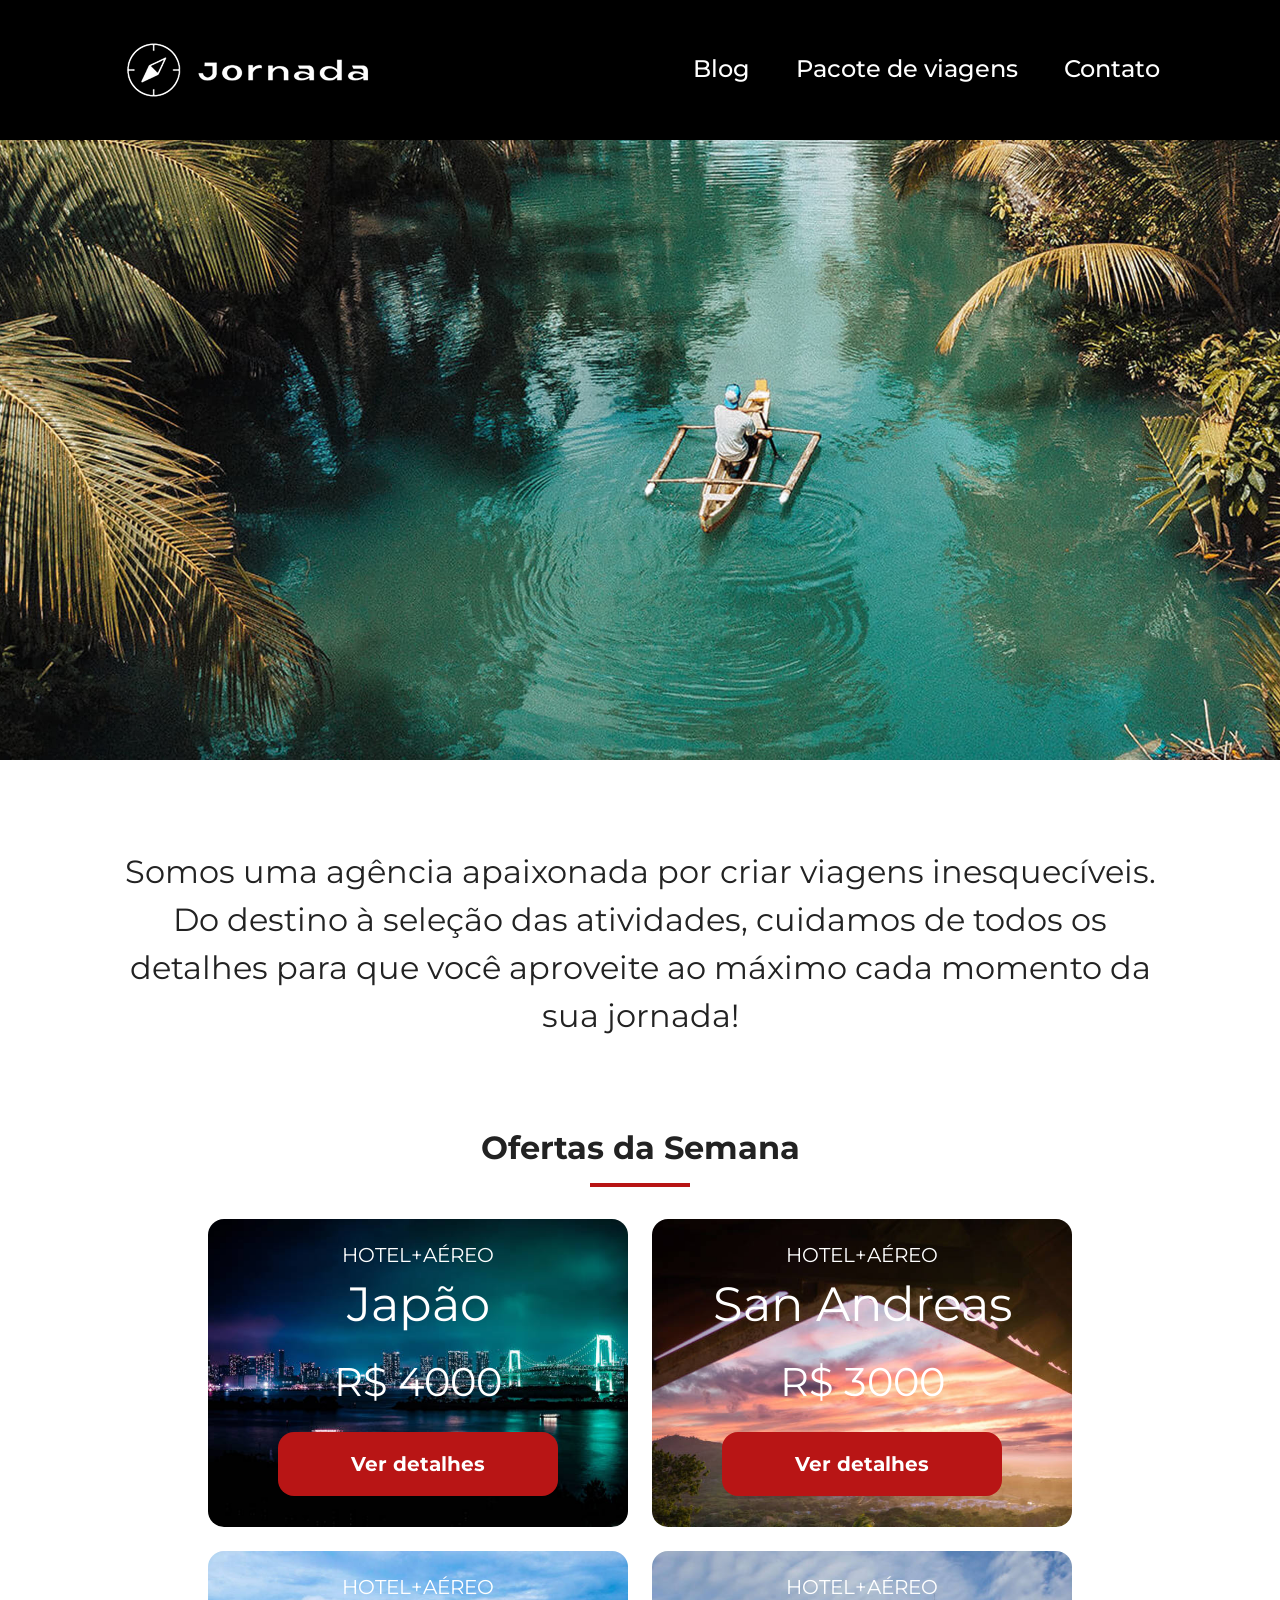
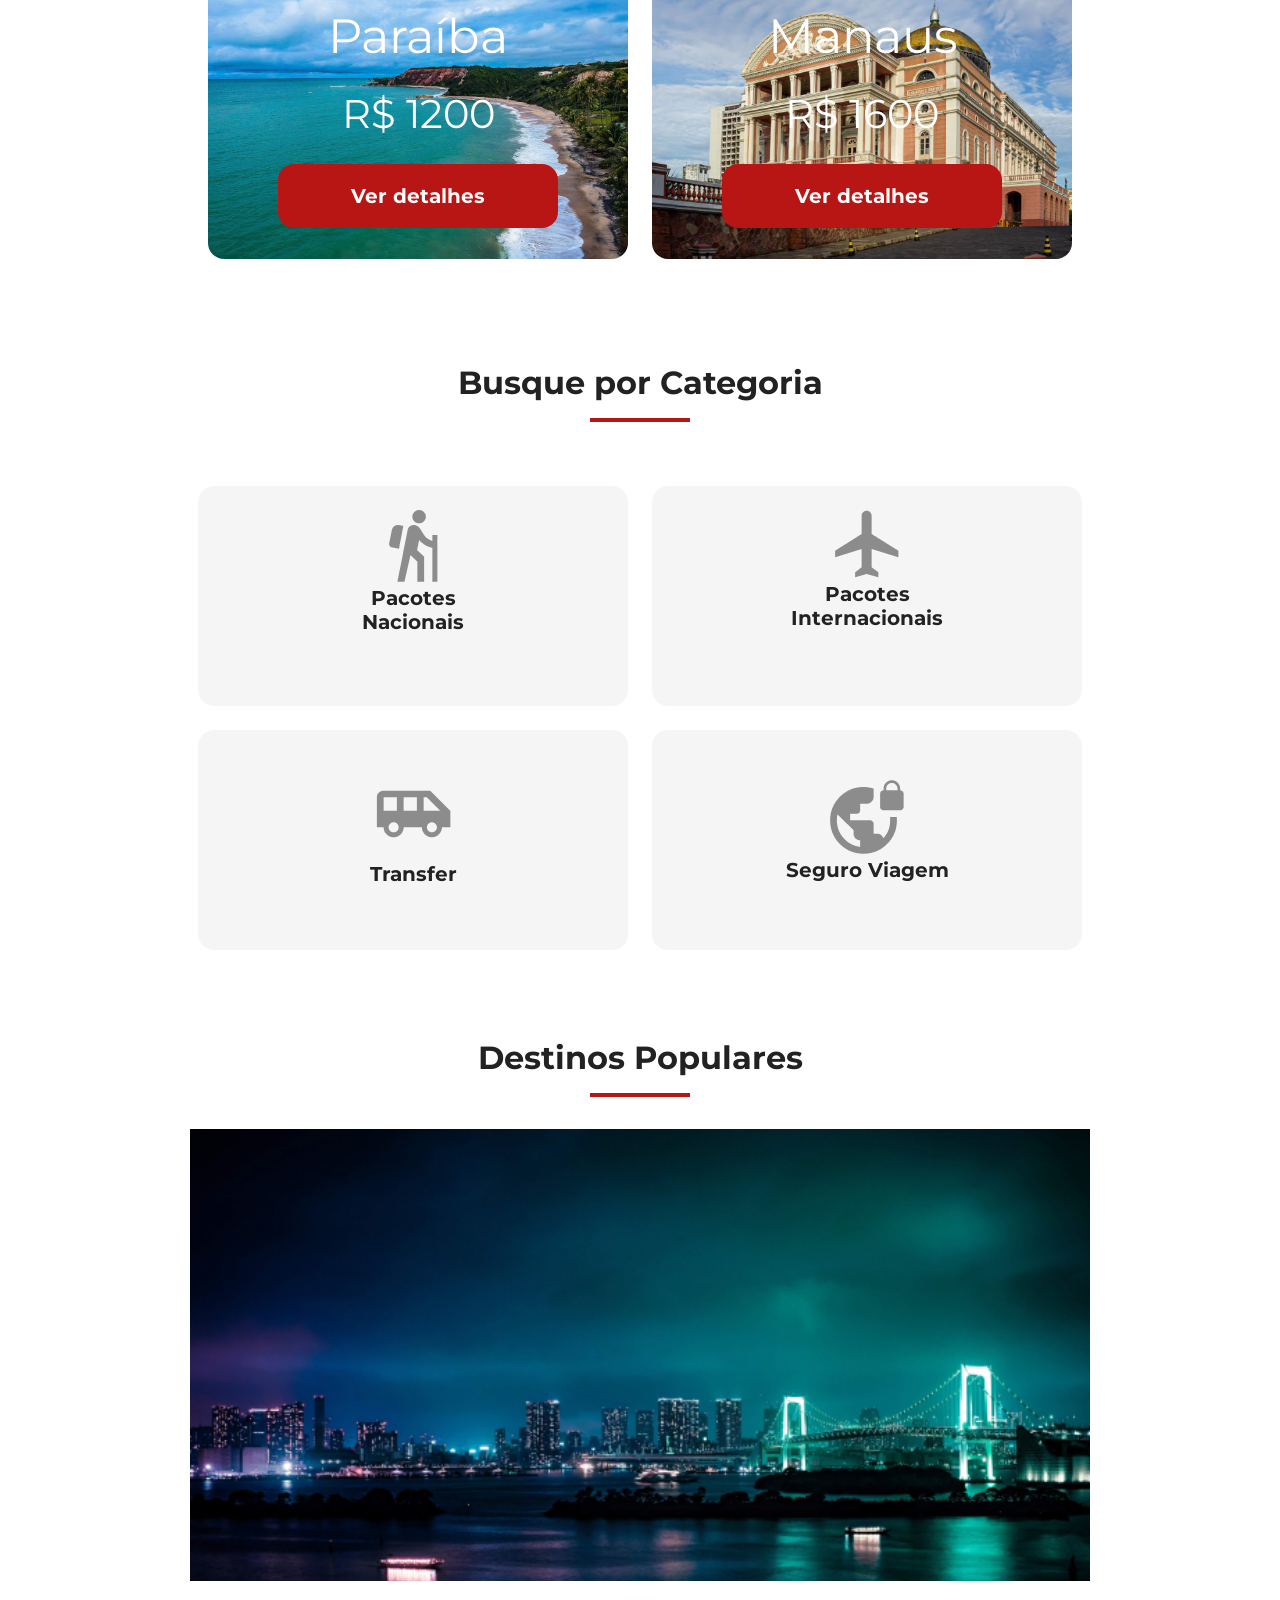
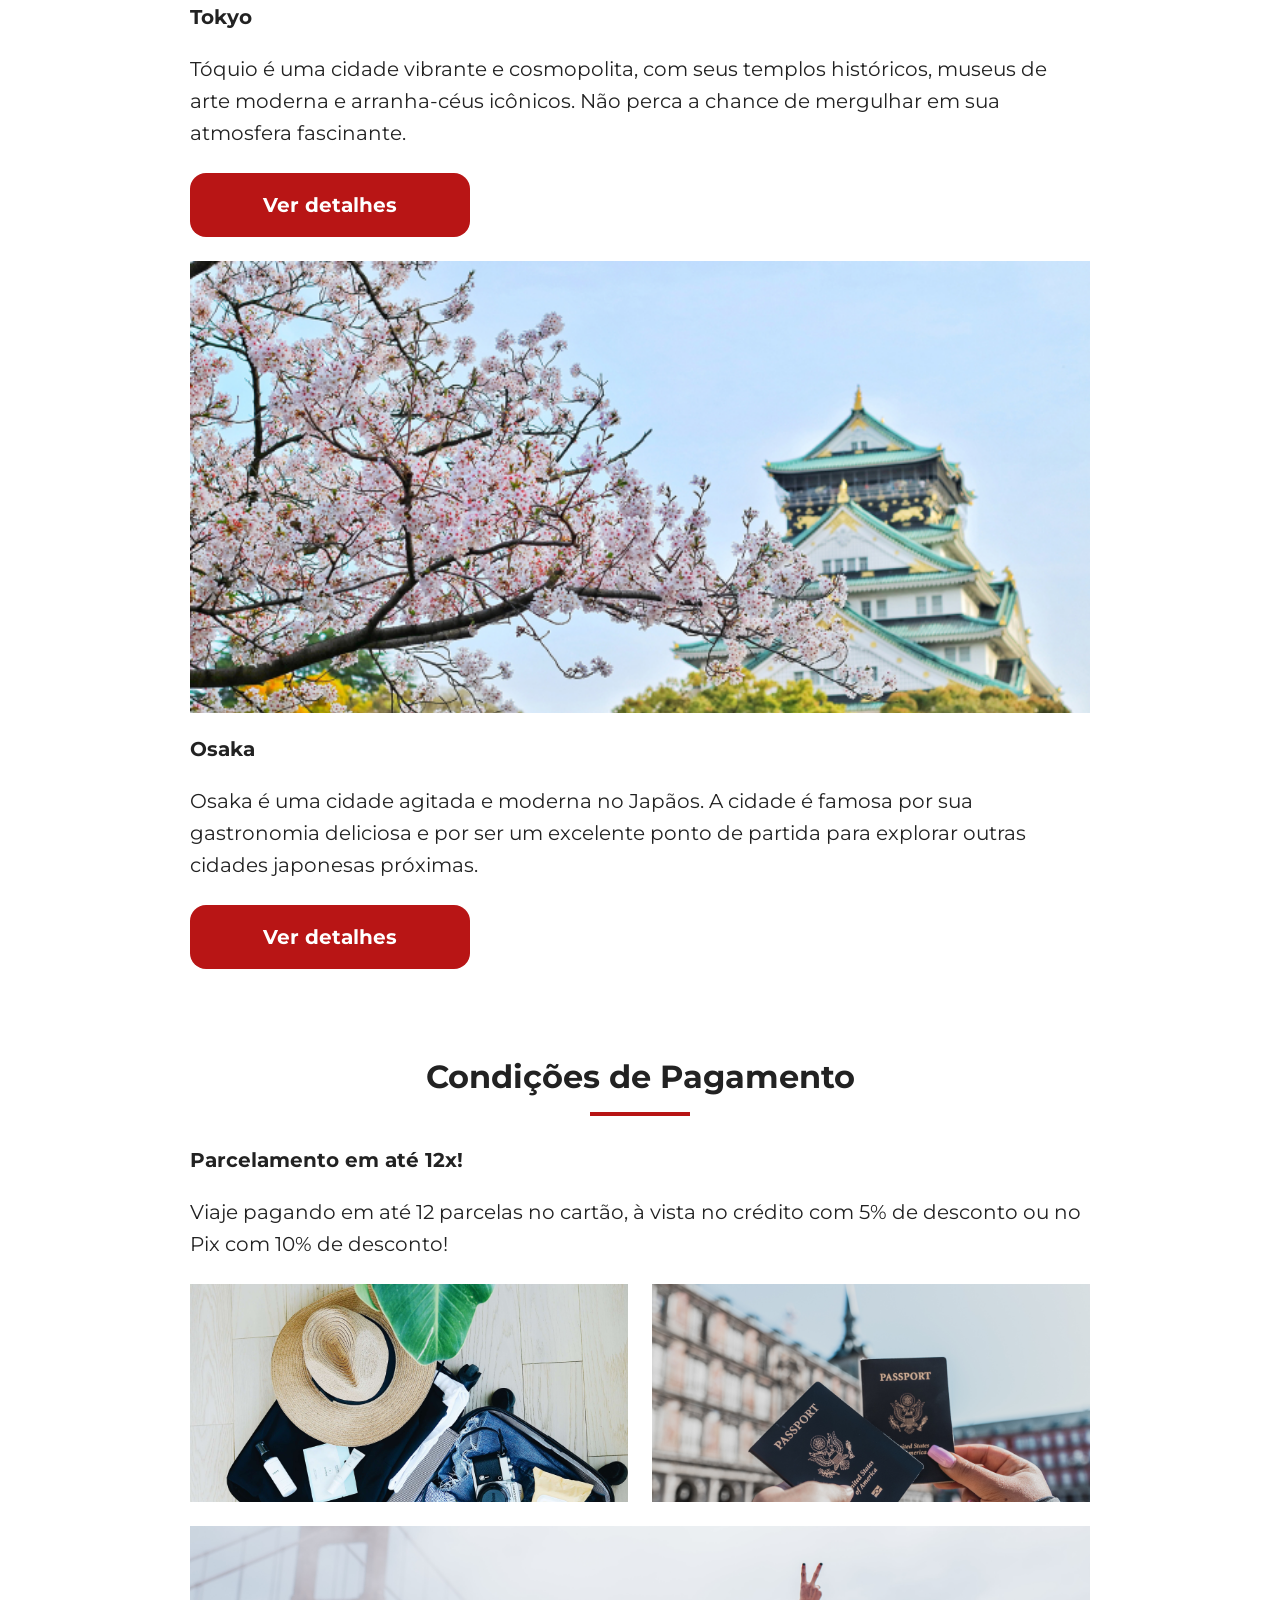
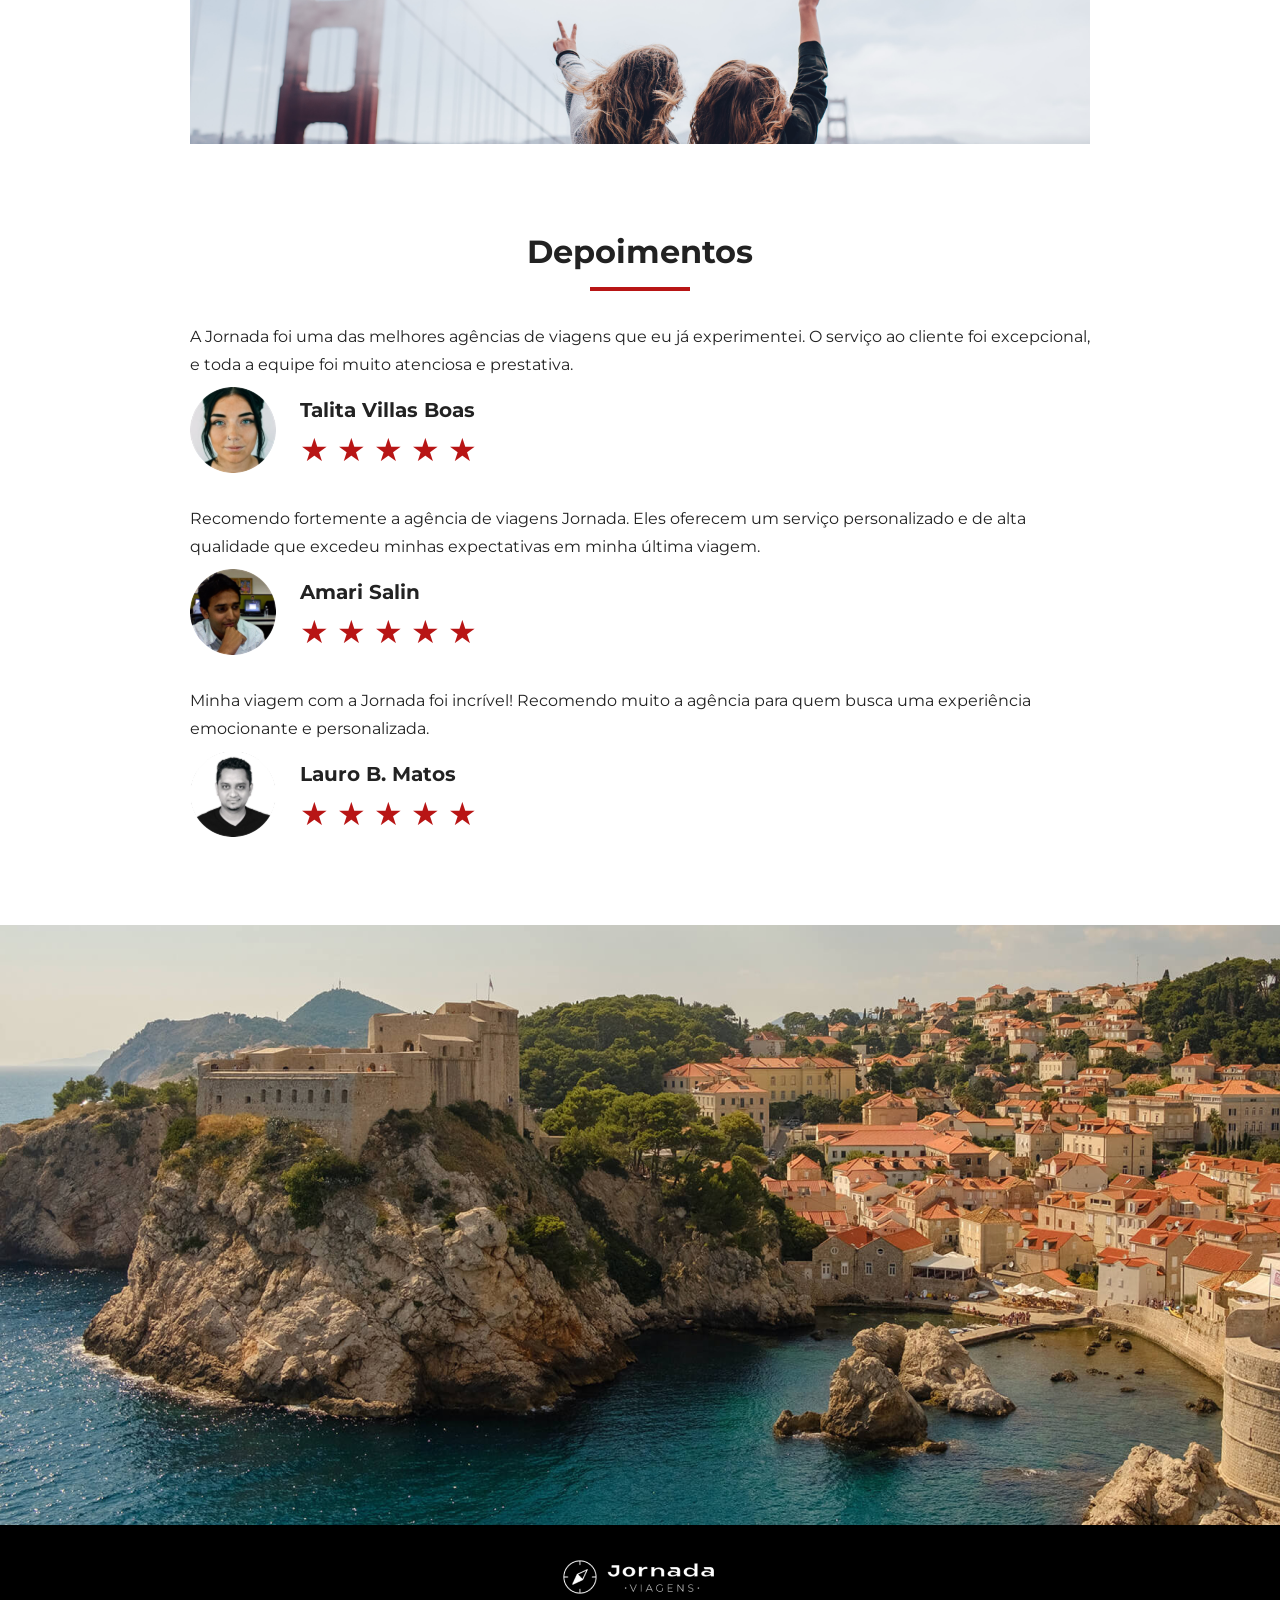
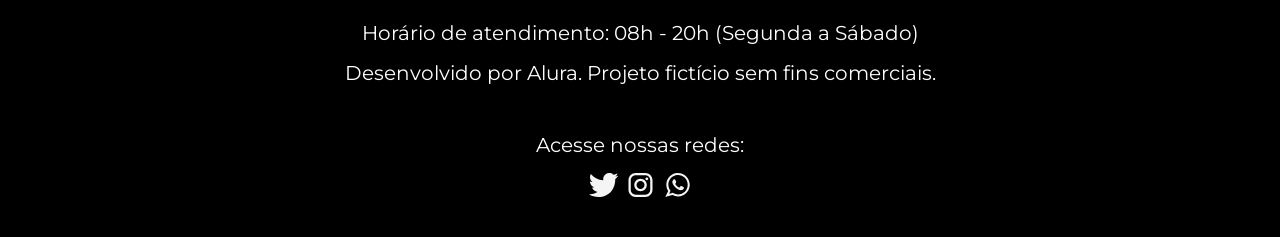
<file: index.html>
<!doctype html>
<html lang="pt-BR">
  <head>
    <meta charset="UTF-8" />
    <meta name="viewport" content="width=device-width, initial-scale=1.0" />
    <meta
      name="description"
      content="Jornada Viagens, uma agência apaixonada por criar viagens inesquecíveis"
    />

    <meta name="og:title" content="Jornada Viagens" />
    <meta
      name="og:description"
      content="Jornada Viagens, uma agência apaixonada por criar viagens inesquecíveis"
    />
    <meta
      name="og:image"
      content="https://viniciusavila1.github.io/jornada-viagens/img/logo-footer.png"
    />
    <meta
      name="og:url"
      content="https://viniciusavila1.github.io/jornada-viagens"
    />
    <meta name="og:type" content="website" />

    <link rel="icon" href="favico.svg" type="image/svg+xml" />
    <link rel="stylesheet" href="./css/style.css" />
    <title>Jornada Viagens</title>
  </head>
  <body>
    <header class="main-header">
      <a href="index.html" class="logo" title="voltar para a página inicial">
        <img
          class="img-mobile"
          src="./img/bussola-jornada-branca.png"
          alt="Bussola do logo Jornada Viagens na cor branca"
        />
        <img
          class="img-desktop"
          src="./img/bussola-texto-jornada-branca.png"
          alt="Logo Jornada Viagens na cor branca"
        />
      </a>
      <div class="navigation-menu">
        <label for="menu">
          <img src="./img/menu.png" alt="menu" />
        </label>
        <input type="checkbox" id="menu" hidden />
        <nav>
          <ul class="list-links">
            <li>
              <a href="blog.html" target="_blank" title="Acessar o blog"
                >Blog</a
              >
            </li>
            <li>
              <a
                href="./pacote-de-viagens.html"
                target="_blank"
                title="Ver pacotes de viagem"
                >Pacote de viagens</a
              >
            </li>
            <li>
              <a href="contato.html" target="_blank" title="Entrar em contato"
                >Contato</a
              >
            </li>
          </ul>
        </nav>
      </div>
    </header>
    <section class="hero">
      <div class="hero-img"></div>
      <h2>
        Somos uma agência apaixonada por criar viagens inesquecíveis. Do destino
        à seleção das atividades, cuidamos de todos os detalhes para que você
        aproveite ao máximo cada momento da sua jornada!
      </h2>
    </section>
    <section class="offers">
      <div class="section-title">
        <h2>Ofertas da Semana</h2>
        <hr />
      </div>
      <div class="offers-cards">
        <article class="card japao">
          <header>
            <p>HOTEL+AÉREO</p>
            <h3>
              Japão <br />
              <span>R$ 4000</span>
            </h3>
          </header>
          <footer>
            <a href="#" class="button">Ver detalhes</a>
          </footer>
        </article>
        <article class="card san-andreas">
          <header>
            <p>HOTEL+AÉREO</p>
            <h3>
              San Andreas <br />
              <span>R$ 3000</span>
            </h3>
          </header>
          <footer>
            <a href="#" class="button">Ver detalhes</a>
          </footer>
        </article>
        <article class="card paraiba">
          <header>
            <p>HOTEL+AÉREO</p>
            <h3>
              Paraíba <br />
              <span>R$ 1200</span>
            </h3>
          </header>
          <footer>
            <a href="#" class="button">Ver detalhes</a>
          </footer>
        </article>
        <article class="card manaus">
          <header>
            <p>HOTEL+AÉREO</p>
            <h3>
              Manaus <br />
              <span>R$ 1600</span>
            </h3>
          </header>
          <footer>
            <a href="#" class="button">Ver detalhes</a>
          </footer>
        </article>
      </div>
    </section>
    <section class="categories">
      <div class="section-title">
        <h2>Busque por Categoria</h2>
        <hr />
      </div>
      <div class="categories-cards">
        <a
          class="card"
          href="#"
          target="_blank"
          title="Busque pela categoria Pacotes Nacionais"
        >
          <img
            src="img/icone-caminhada.png"
            alt="ícone cinza representando uma pessoa fazendo tracking"
          />
          <h3 class="content-title">
            Pacotes <br />
            Nacionais
          </h3>
        </a>

        <a
          class="card"
          href="#"
          target="_blank"
          title="Busque pela categoria Pacotes Internacionais"
        >
          <img
            src="img/icone-aviao.png"
            alt="ícone cinza representando um avião"
          />
          <h3 class="content-title">
            Pacotes <br />
            Internacionais
          </h3>
        </a>
        <a
          class="card single-line transfer"
          href="#"
          target="_blank"
          title="Busque pela categoria Transfer"
        >
          <img
            src="img/icone-onibus.png"
            alt="ícone cinza representando um ônibus"
          />
          <h3 class="content-title">Transfer</h3>
        </a>
        <a
          class="card single-line"
          href="#"
          target="_blank"
          title="Busque pela categoria Seguro Viagem"
        >
          <img
            src="img/icone-planeta.png"
            alt="ícone cinza representando o planeta terra com um cadeado"
          />
          <h3 class="content-title">Seguro Viagem</h3>
        </a>
      </div>
    </section>
    <section class="destinations">
      <div class="section-title">
        <h2>Destinos Populares</h2>
        <hr />
      </div>
      <div class="destination-items">
        <article class="item tokyo">
          <header>
            <div class="img-item"></div>
            <h3 class="content-title">Tokyo</h3>
          </header>
          <p class="content-text">
            Tóquio é uma cidade vibrante e cosmopolita, com seus templos
            históricos, museus de arte moderna e arranha-céus icônicos. Não
            perca a chance de mergulhar em sua atmosfera fascinante.
          </p>
          <footer>
            <a
              href="#"
              class="button"
              target="_blank"
              title="Veja mais detalhes do destino Tokyo"
              >Ver detalhes</a
            >
          </footer>
        </article>
        <article class="item osaka">
          <header>
            <div class="img-item"></div>
            <h3 class="content-title">Osaka</h3>
          </header>
          <p class="content-text">
            Osaka é uma cidade agitada e moderna no Japãos. A cidade é famosa
            por sua gastronomia deliciosa e por ser um excelente ponto de
            partida para explorar outras cidades japonesas próximas.
          </p>
          <footer>
            <a
              href="#"
              class="button"
              target="_blank"
              title="Veja mais detalhes do destino Osaka"
              >Ver detalhes</a
            >
          </footer>
        </article>
      </div>
    </section>
    <section class="payments">
      <div class="section-title">
        <h2>Condições de Pagamento</h2>
        <hr />
      </div>
      <div class="content-container">
        <div class="text-content">
          <h3 class="content-title">Parcelamento em até 12x!</h3>
          <p class="content-text">
            Viaje pagando em até 12 parcelas no cartão, à vista no crédito com
            5% de desconto ou no Pix com 10% de desconto!
          </p>
        </div>
        <div class="image-gallery">
          <div class="image bag"></div>
          <div class="image passport"></div>
          <div class="image people colspan-2"></div>
        </div>
      </div>
    </section>
    <section class="testimonials">
      <div class="section-title">
        <h2>Depoimentos</h2>
        <hr />
      </div>
      <div class="testimonial-container">
        <article>
          <header>
            <p>
              A Jornada foi uma das melhores agências de viagens que eu já
              experimentei. O serviço ao cliente foi excepcional, e toda a
              equipe foi muito atenciosa e prestativa.
            </p>
          </header>
          <footer>
            <img
              src="img/avatar-talita.png"
              alt="imagem de perfil da cliente Talita Villas Boas"
            />
            <div class="profile-content">
              <h3>Talita Villas Boas</h3>
              <div class="rating">
                <span class="star"> ★ </span>
                <span class="star"> ★ </span>
                <span class="star"> ★ </span>
                <span class="star"> ★ </span>
                <span class="star"> ★ </span>
              </div>
            </div>
          </footer>
        </article>
        <article>
          <header>
            <p>
              Recomendo fortemente a agência de viagens Jornada. Eles oferecem
              um serviço personalizado e de alta qualidade que excedeu minhas
              expectativas em minha última viagem.
            </p>
          </header>
          <footer>
            <img
              src="img/avatar-amari.png"
              alt="imagem de perfil do cliente Amari Salin"
            />
            <div class="profile-content">
              <h3>Amari Salin</h3>
              <div class="rating">
                <span class="star"> ★ </span>
                <span class="star"> ★ </span>
                <span class="star"> ★ </span>
                <span class="star"> ★ </span>
                <span class="star"> ★ </span>
              </div>
            </div>
          </footer>
        </article>
        <article>
          <header>
            <p>
              Minha viagem com a Jornada foi incrível! Recomendo muito a agência
              para quem busca uma experiência emocionante e personalizada.
            </p>
          </header>
          <footer>
            <img
              src="img/avatar-lauro.png"
              alt="imagem de perfil do cliente Lauro B. Matos"
            />
            <div class="profile-content">
              <h3>Lauro B. Matos</h3>
              <div class="rating">
                <span class="star"> ★ </span>
                <span class="star"> ★ </span>
                <span class="star"> ★ </span>
                <span class="star"> ★ </span>
                <span class="star"> ★ </span>
              </div>
            </div>
          </footer>
        </article>
      </div>
    </section>
    <section class="bottom-hero">
      <div class="hero-img"></div>
    </section>
    <footer class="main-footer">
      <div class="footer-content">
        <img src="img/logo-footer.png" alt="logo completo Jornada Viagens" />
        <p>Horário de atendimento: 08h - 20h (Segunda a Sábado)</p>
        <p>Desenvolvido por Alura. Projeto fictício sem fins comerciais.</p>
      </div>
      <div class="footer-social">
        <p>Acesse nossas redes:</p>

        <a href="#" target="_blank" title="Acesse o Twitter do Jornada Viagens"
          ><img
            src="img/icone-twitter.svg"
            alt="icone do Twitter na cor branca"
        /></a>

        <a
          href="#"
          target="_blank"
          title="Acesse o Instagram do Jornada Viagens"
          ><img
            src="img/icone-instagram.svg"
            alt="icone do Instagram na cor branca"
        /></a>

        <a href="#" target="_blank" title="Entre em contato através do whatsapp"
          ><img
            src="img/icone-whatsapp.svg"
            alt="icone do whatsapp na cor branca"
        /></a>
      </div>
    </footer>
  </body>
</html>
</file>
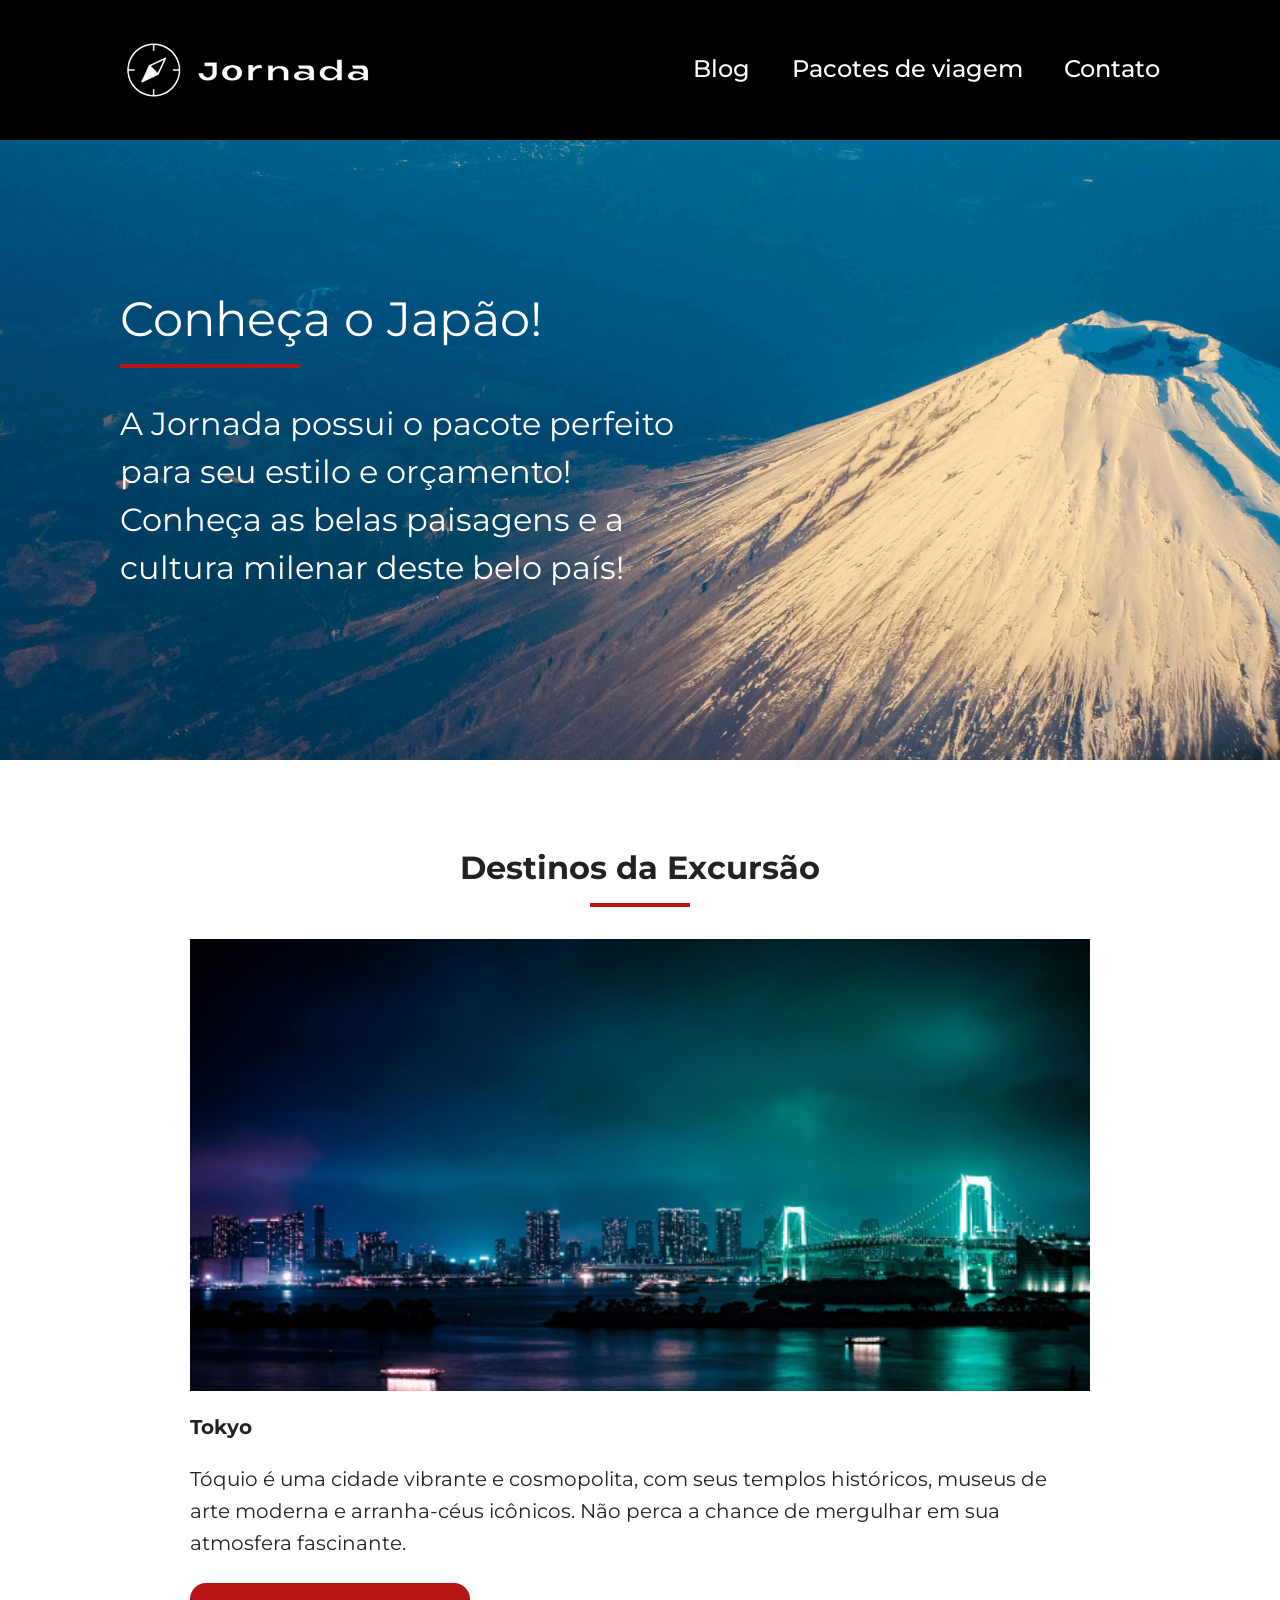
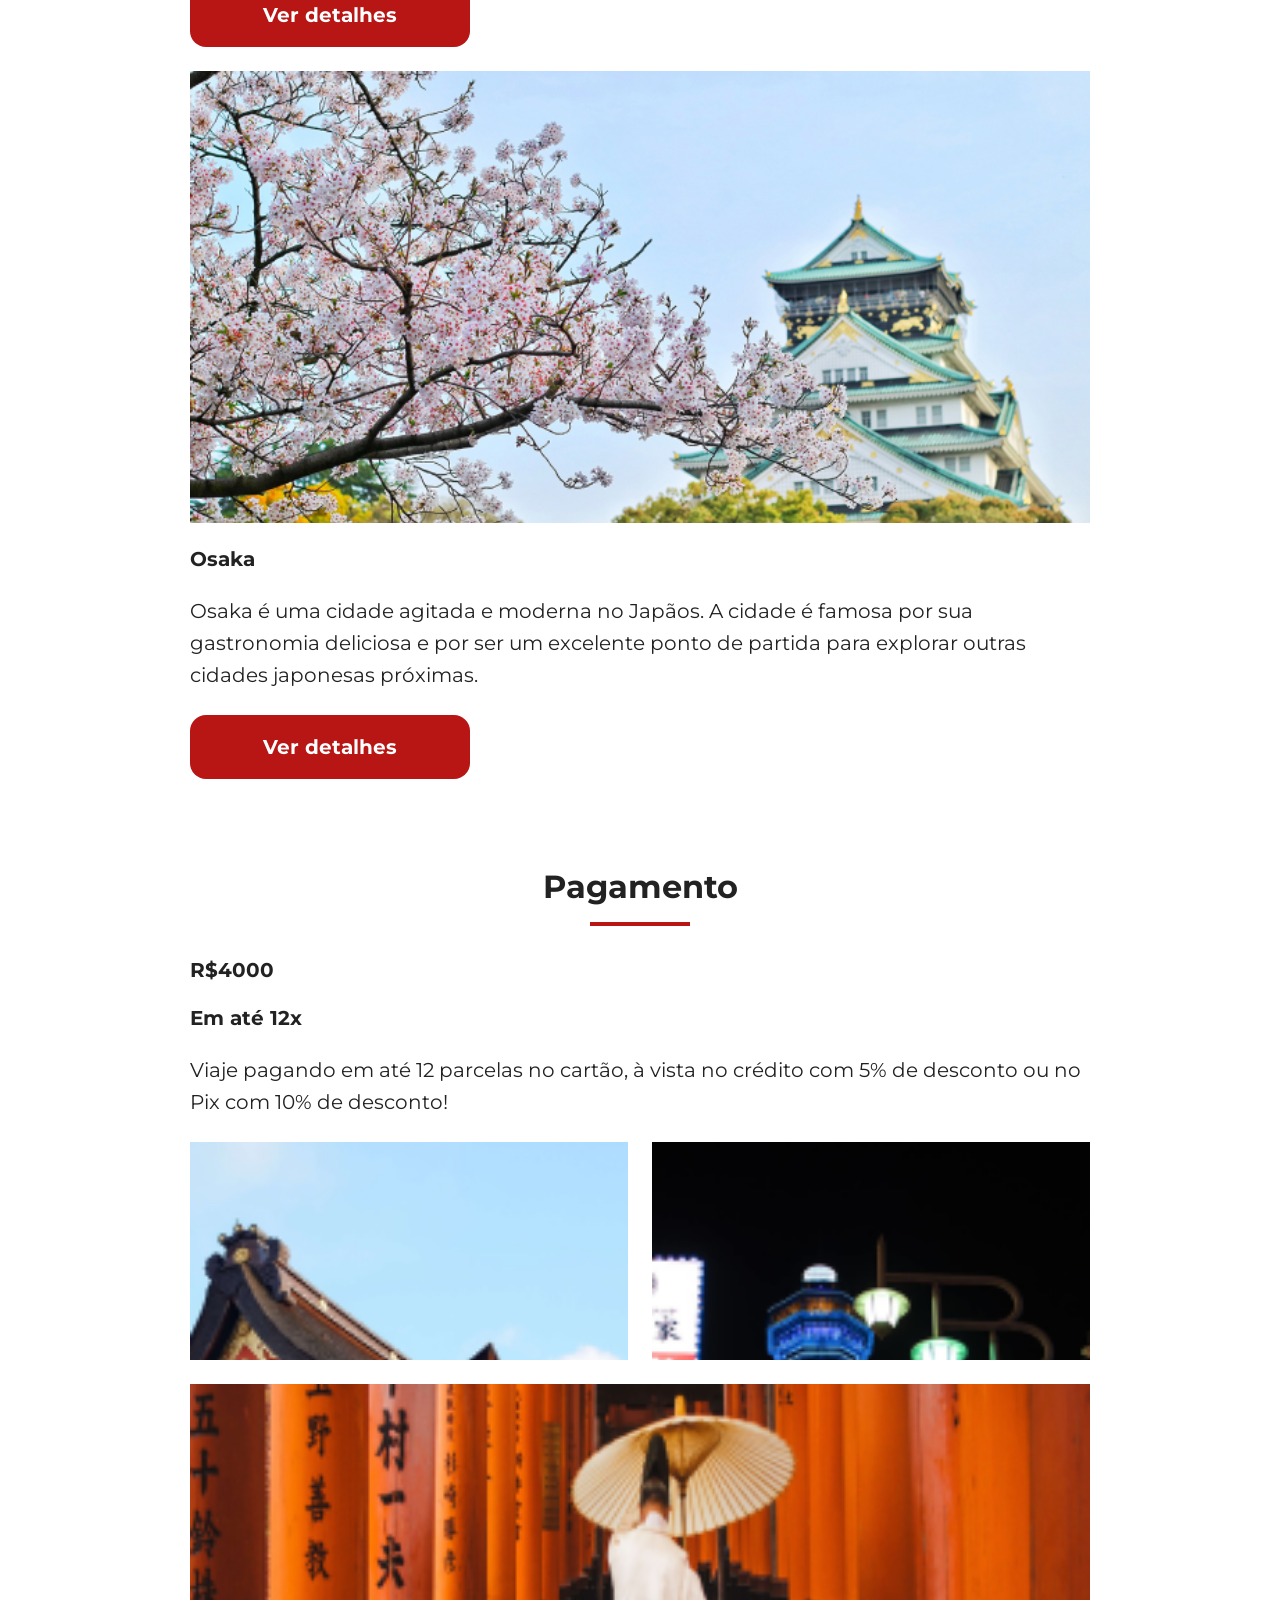
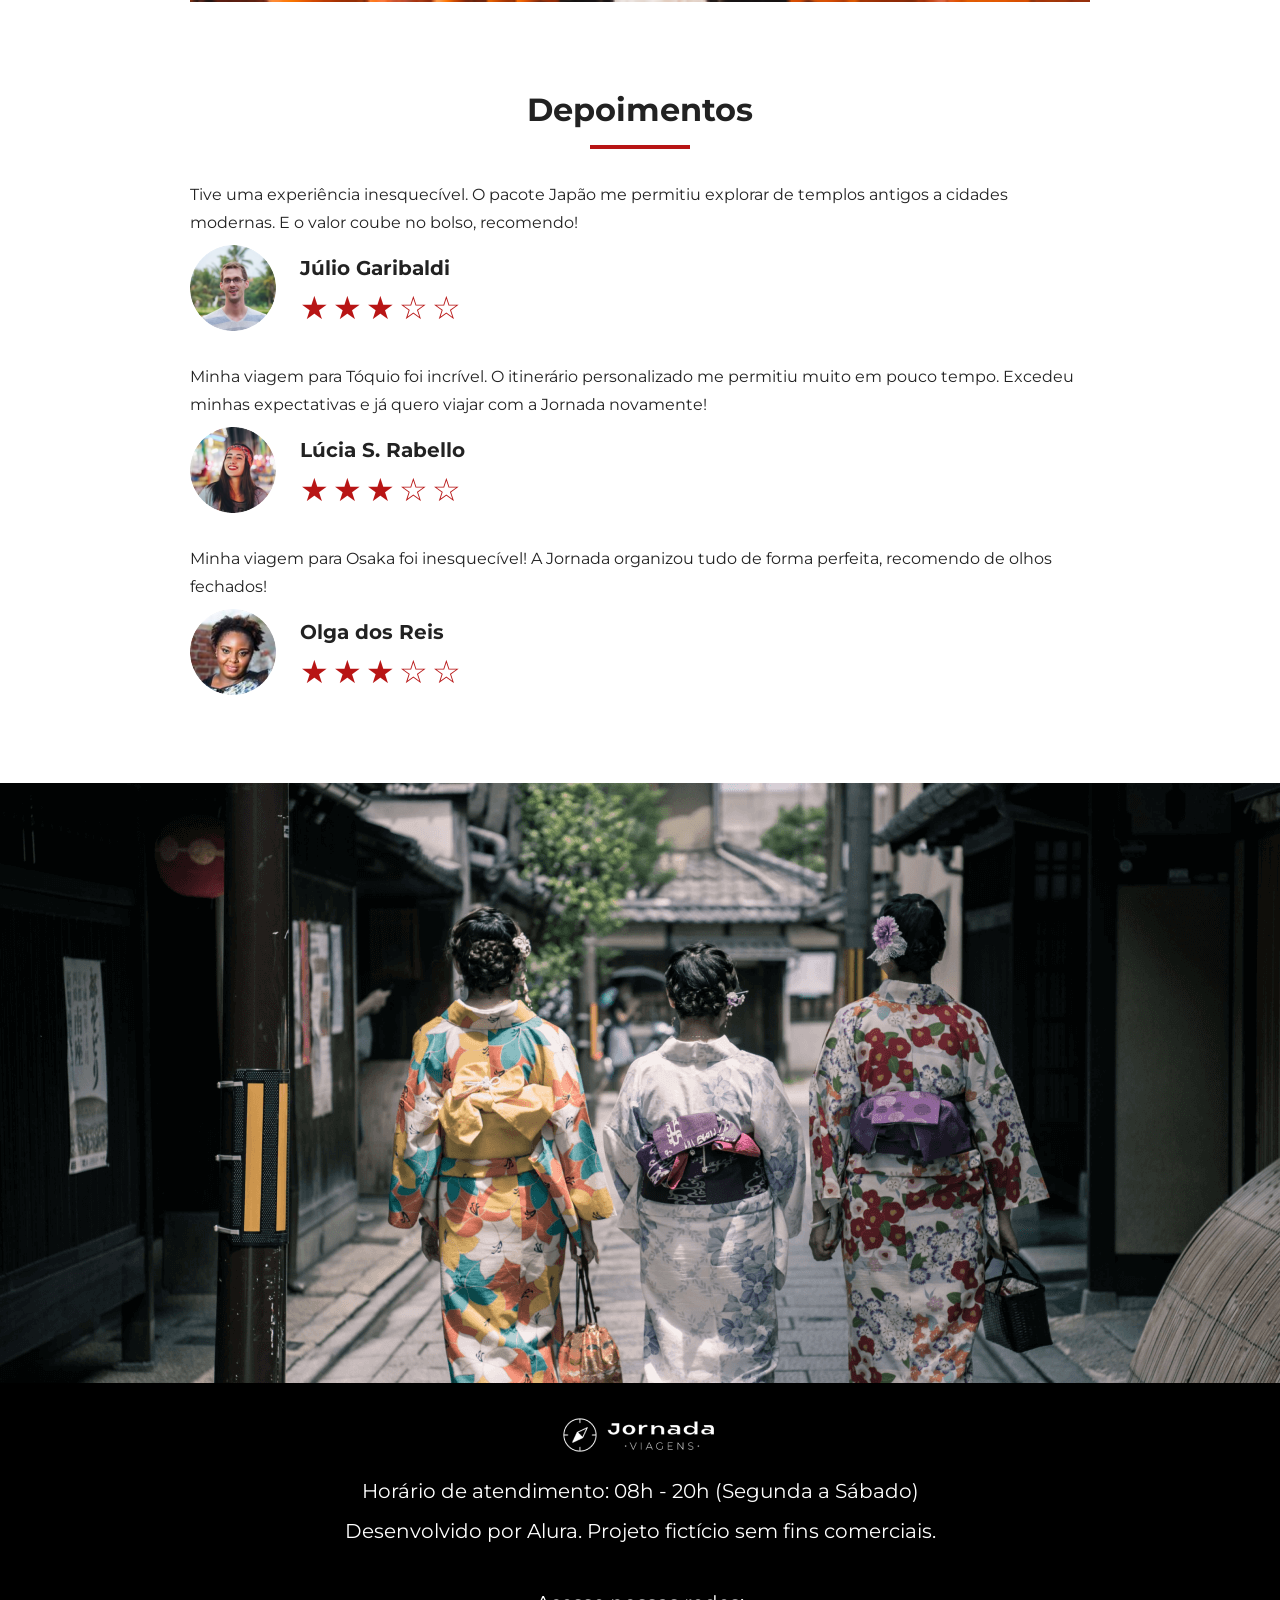
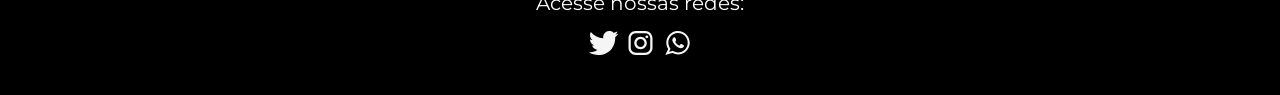
<file: pacote-de-viagens.html>
<!doctype html>
<html lang="pt-BR">
  <head>
    <meta charset="UTF-8" />
    <meta name="viewport" content="width=device-width, initial-scale=1.0" />
    <meta
      name="description"
      content="Jornada Viagens,uma agência apaixonada por criar viagens inesquecíveis"
    />

    <meta name="og:title" content="Jornada Viagens" />
    <meta
      name="og:description"
      content="Jornada Viagens,uma agência apaixonada por criar viagens inesquecíveis"
    />
    <meta
      name="og:image"
      content="https://danicastilho.github.io/jornada-viagens/img/logo-footer.png"
    />
    <meta name="og:type" content="website" />
    <meta
      name="og:url"
      content="https://danicastilho.github.io/jornada-viagens"
    />

    <link rel="icon" href="favico.svg" type="xml/svg" />
    <link rel="stylesheet" href="./css/style.css" />

    <title>Jornada Viagens</title>
  </head>
  <body>
    <header class="main-header">
      <a class="logo" href="index.html" title="voltar para a página inicial">
        <img
          class="img-mobile"
          src="img/bussola-jornada-branca.png"
          alt="Bussola do logo Jornada Viagens na cor branca"
        />
        <img
          class="img-desktop"
          src="img/bussola-texto-jornada-branca.png"
          alt="Logo Jornada Viagens na cor branca"
        />
      </a>
      <div class="navigation-menu">
        <label for="menu">
          <img src="img/menu.png" alt="menu" />
        </label>
        <input type="checkbox" id="menu" hidden />
        <nav>
          <ul class="list-links">
            <li>
              <a href="./index.html" target="_blank" title="Acessar Blog"
                >Blog</a
              >
            </li>
            <li>
              <a
                class="active"
                href="./pacote-de-viagens.html"
                target="_blank"
                title="Acessar Pacotes de viagem"
                >Pacotes de viagem</a
              >
            </li>
            <li>
              <a href="./contato.html" target="_blank" title="Acessar Contato"
                >Contato</a
              >
            </li>
          </ul>
        </nav>
      </div>
    </header>
    <section class="travel-packages hero">
      <div class="hero-img">
        <div class="hero-content">
          <h1>Conheça o Japão!</h1>
          <hr />
          <p>
            A Jornada possui o pacote perfeito para seu estilo e orçamento!
            Conheça as belas paisagens e a cultura milenar deste belo país!
          </p>
        </div>
      </div>
    </section>

    <section class="travel-packages destinations">
      <div class="section-title">
        <h2>Destinos da Excursão</h2>
        <hr />
      </div>
      <div class="destination-items">
        <article class="item tokyo">
          <header>
            <div class="img-item"></div>
            <h3 class="content-title">Tokyo</h3>
          </header>
          <p class="content-text">
            Tóquio é uma cidade vibrante e cosmopolita, com seus templos
            históricos, museus de arte moderna e arranha-céus icônicos. Não
            perca a chance de mergulhar em sua atmosfera fascinante.
          </p>
          <footer>
            <a
              href="#"
              class="button"
              target="_blank"
              title="Veja mais detalhes do destino Tokyo"
              >Ver detalhes</a
            >
          </footer>
        </article>
        <article class="item osaka">
          <header>
            <div class="img-item"></div>
            <h3 class="content-title">Osaka</h3>
          </header>
          <p class="content-text">
            Osaka é uma cidade agitada e moderna no Japãos. A cidade é famosa
            por sua gastronomia deliciosa e por ser um excelente ponto de
            partida para explorar outras cidades japonesas próximas.
          </p>
          <footer>
            <a
              href="#"
              class="button"
              target="_blank"
              title="Veja mais detalhes do destino Osaka"
              >Ver detalhes</a
            >
          </footer>
        </article>
      </div>
    </section>
    <section class="travel-packages payments">
      <div class="section-title">
        <h2>Pagamento</h2>
        <hr />
      </div>
      <div class="content-container">
        <div class="text-content">
          <h3 class="content-title">R$4000</h3>
          <h3 class="content-title">Em até 12x</h3>

          <p class="content-text">
            Viaje pagando em até 12 parcelas no cartão, à vista no crédito com
            5% de desconto ou no Pix com 10% de desconto!
          </p>
        </div>
        <div class="image-gallery">
          <div class="image bag"></div>
          <div class="image passport"></div>
          <div class="image people colspan-2"></div>
        </div>
      </div>
    </section>
    <section class="testimonials">
      <div class="section-title">
        <h2>Depoimentos</h2>
        <hr />
      </div>
      <div class="testimonial-container">
        <article>
          <header>
            <p>
              Tive uma experiência inesquecível. O pacote Japão me permitiu
              explorar de templos antigos a cidades modernas. E o valor coube no
              bolso, recomendo!
            </p>
          </header>
          <footer>
            <img
              src="img/travel-packages/avatar-julio.png"
              alt="imagem de perfil do cliente Júlio Garibaldi"
            />
            <div class="profile-content">
              <h3>Júlio Garibaldi</h3>
              <div class="rating">
                <span class="star">★</span>
                <span class="star">★</span>
                <span class="star">★</span>
                <span class="star">☆</span>
                <span class="star">☆</span>
              </div>
            </div>
          </footer>
        </article>
        <article>
          <header>
            <p>
              Minha viagem para Tóquio foi incrível. O itinerário personalizado
              me permitiu muito em pouco tempo. Excedeu minhas expectativas e já
              quero viajar com a Jornada novamente!
            </p>
          </header>
          <footer>
            <img
              src="img/travel-packages/avatar-lucia.png"
              alt="imagem de perfil da cliente Lúcia S. Rabello"
            />
            <div class="profile-content">
              <h3>Lúcia S. Rabello</h3>
              <div class="rating">
                <span class="star">★</span>
                <span class="star">★</span>
                <span class="star">★</span>
                <span class="star">☆</span>
                <span class="star">☆</span>
              </div>
            </div>
          </footer>
        </article>
        <article>
          <header>
            <p>
              Minha viagem para Osaka foi inesquecível! A Jornada organizou tudo
              de forma perfeita, recomendo de olhos fechados!
            </p>
          </header>
          <footer>
            <img
              src="img/travel-packages/avatar-olga.png"
              alt="imagem de perfil da cliente Olga dos Reis"
            />
            <div class="profile-content">
              <h3>Olga dos Reis</h3>
              <div class="rating">
                <span class="star">★</span>
                <span class="star">★</span>
                <span class="star">★</span>
                <span class="star">☆</span>
                <span class="star">☆</span>
              </div>
            </div>
          </footer>
        </article>
      </div>
    </section>
    <section class="travel-packages bottom-hero">
      <div class="hero-img"></div>
    </section>
    <footer class="main-footer">
      <div class="footer-content">
        <img src="img/logo-footer.png" alt="logo completo Jornada Viagens" />
        <p>Horário de atendimento: 08h - 20h (Segunda a Sábado)</p>
        <p>Desenvolvido por Alura. Projeto fictício sem fins comerciais.</p>
      </div>
      <div class="footer-social">
        <p>Acesse nossas redes:</p>

        <a href="#" target="_blank" title="Acesse o Twitter do Jornada Viagens"
          ><img
            src="img/icone-twitter.svg"
            alt="icone do Twitter na cor branca"
        /></a>

        <a
          href="#"
          target="_blank"
          title="Acesse o Instagram do Jornada Viagens"
          ><img
            src="img/icone-instagram.svg"
            alt="icone do Instagram na cor branca"
        /></a>

        <a href="#" target="_blank" title="Entre em contato através do whatsapp"
          ><img
            src="img/icone-whatsapp.svg"
            alt="icone do whatsapp na cor branca"
        /></a>
      </div>
    </footer>
  </body>
</html>
</file>
<file: css/style.css>
@import url(global.css);
@import url(header.css);
@import url(hero.css);
@import url(offers.css);
@import url(categories.css);
@import url(destinations.css);
@import url(payments.css);
@import url(testimonials.css);
@import url(footer.css);
</file>
